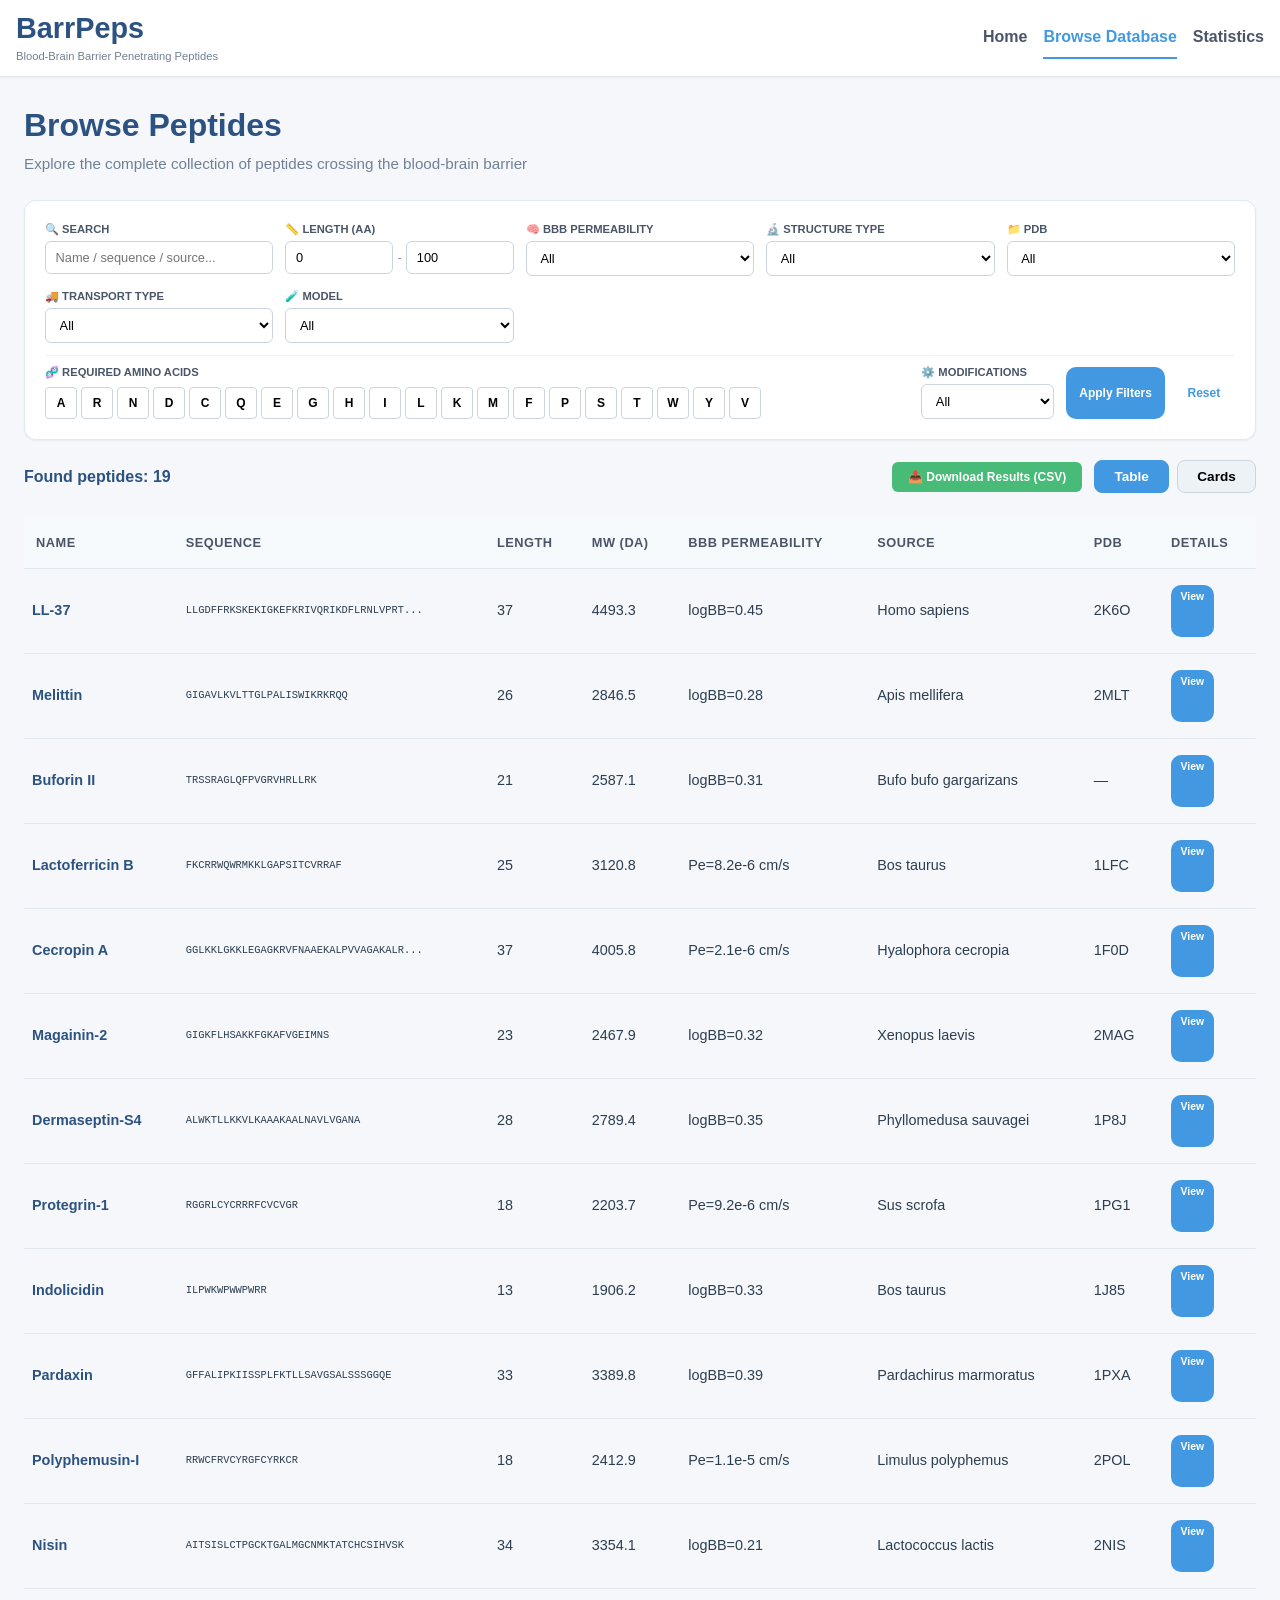
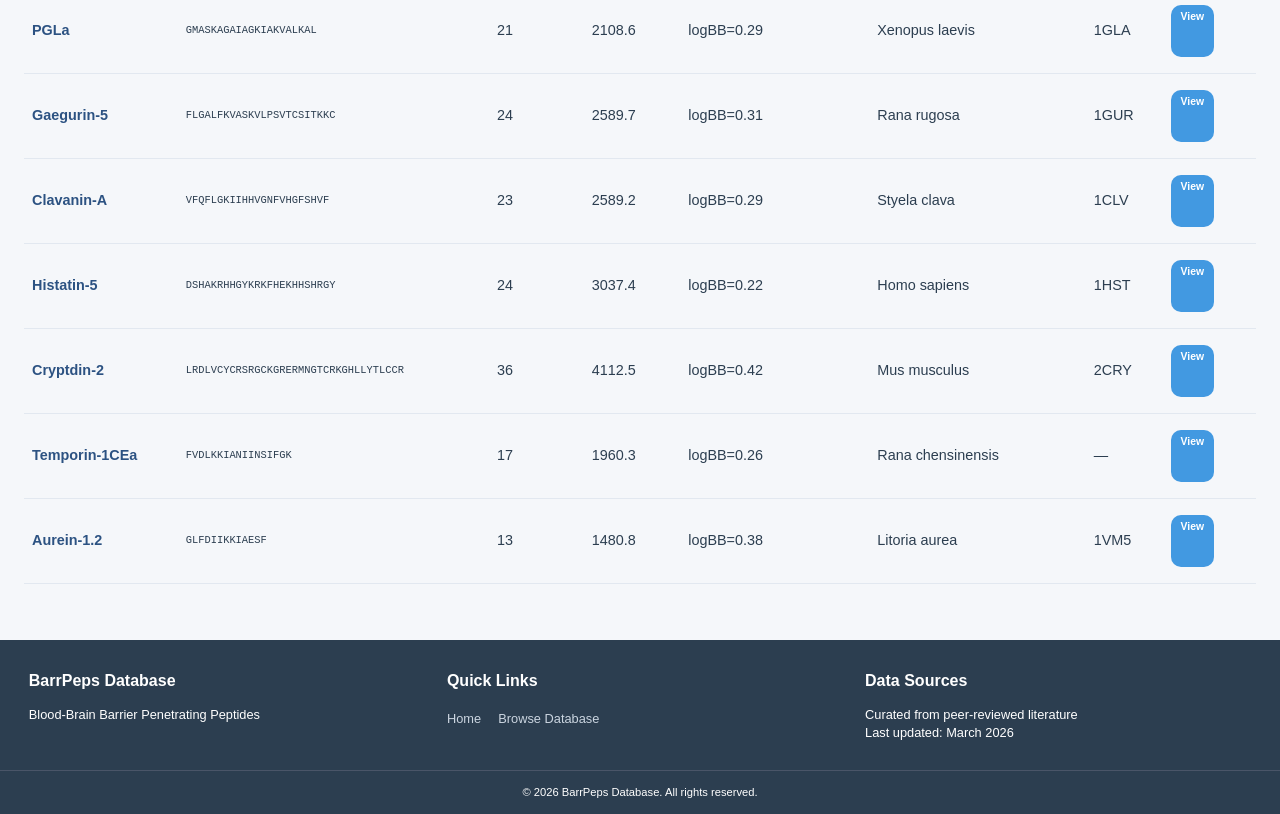
<file: browse.html>
<!DOCTYPE html>
<html lang="en">
<head>
    <meta charset="UTF-8">
    <meta name="viewport" content="width=device-width, initial-scale=1.0, viewport-fit=cover">
    <title>Browse Peptides - BarrPeps Database</title>
    <link rel="stylesheet" href="style.css">
    <style>
        /* Compact Filters Panel */
        .filters-panel {
            background: white;
            border-radius: 12px;
            padding: 1rem;
            margin-bottom: 1.25rem;
            box-shadow: 0 1px 2px rgba(0,0,0,0.05);
            border: 1px solid #e2e8f0;
        }
        
        .filters-grid {
            display: grid;
            grid-template-columns: repeat(auto-fit, minmax(200px, 1fr));
            gap: 0.75rem;
            margin-bottom: 0.75rem;
        }
        
        .filter-field {
            display: flex;
            flex-direction: column;
        }
        
        .filter-field label {
            font-size: 0.65rem;
            font-weight: 700;
            color: #4a5568;
            text-transform: uppercase;
            margin-bottom: 0.2rem;
        }
        
        .filter-field input, .filter-field select {
            padding: 0.4rem 0.5rem;
            border: 1px solid #cbd5e0;
            border-radius: 6px;
            font-size: 0.75rem;
            background: white;
        }
        
        .range-group {
            display: flex;
            gap: 0.3rem;
            align-items: center;
        }
        
        .range-group input {
            width: 100%;
        }
        
        .range-group span {
            font-size: 0.7rem;
            color: #718096;
        }
        
        .aa-compact {
            display: flex;
            flex-wrap: wrap;
            gap: 0.25rem;
            margin-top: 0.2rem;
        }
        
        .aa-btn-compact {
            width: 28px;
            height: 28px;
            border-radius: 4px;
            border: 1px solid #cbd5e0;
            background: white;
            cursor: pointer;
            font-weight: 600;
            font-size: 0.7rem;
            transition: all 0.2s;
        }
        
        .aa-btn-compact.selected {
            background: #4299e1;
            color: white;
            border-color: #4299e1;
        }
        
        .filter-row {
            display: flex;
            flex-wrap: wrap;
            gap: 0.75rem;
            align-items: flex-end;
            margin-top: 0.5rem;
            padding-top: 0.5rem;
            border-top: 1px solid #edf2f7;
        }
        
        .filter-actions {
            display: flex;
            gap: 0.5rem;
            flex-wrap: wrap;
        }
        
        .results-actions {
            display: flex;
            gap: 0.75rem;
            align-items: center;
        }
        
        .download-btn {
            background: #48bb78;
            color: white;
            border: none;
            padding: 0.4rem 0.8rem;
            border-radius: 6px;
            font-size: 0.7rem;
            font-weight: 600;
            cursor: pointer;
            transition: all 0.2s;
        }
        
        .download-btn:hover {
            background: #38a169;
        }
        
        @media (min-width: 768px) {
            .filters-panel {
                padding: 1.25rem;
            }
            
            .filter-field label {
                font-size: 0.7rem;
            }
            
            .filter-field input, .filter-field select {
                padding: 0.5rem 0.6rem;
                font-size: 0.8rem;
            }
            
            .aa-btn-compact {
                width: 32px;
                height: 32px;
                font-size: 0.75rem;
            }
            
            .download-btn {
                padding: 0.5rem 1rem;
                font-size: 0.75rem;
            }
        }
    </style>
</head>
<body>
    <nav class="navbar">
        <div class="nav-container">
            <a href="index.html" class="nav-brand" style="text-decoration: none;">
                <h1>BarrPeps</h1>
                <p>Blood-Brain Barrier Penetrating Peptides</p>
            </a>
            <div class="nav-links">
                <a href="index.html">Home</a>
                <a href="browse.html" class="active">Browse Database</a>
                <a href="#" onclick="showUnderConstruction()">Statistics</a>
            </div>
        </div>
    </nav>

    <main>
        <div class="page-header">
            <h1>Browse Peptides</h1>
            <p>Explore the complete collection of peptides crossing the blood-brain barrier</p>
        </div>

        <div class="filters-panel">
            <div class="filters-grid">
                <div class="filter-field">
                    <label>🔍 Search</label>
                    <input type="text" id="searchInput" placeholder="Name / sequence / source...">
                </div>
                
                <div class="filter-field">
                    <label>📏 Length (aa)</label>
                    <div class="range-group">
                        <input type="number" id="lengthMin" placeholder="Min" value="0" style="width:100%">
                        <span>-</span>
                        <input type="number" id="lengthMax" placeholder="Max" value="100" style="width:100%">
                    </div>
                </div>
                
                <div class="filter-field">
                    <label>🧠 BBB Permeability</label>
                    <select id="activityFilter">
                        <option value="all">All</option>
                        <option value="high">High (logBB > 0.3)</option>
                        <option value="medium">Medium (logBB 0-0.3)</option>
                        <option value="low">Low (logBB < 0)</option>
                    </select>
                </div>
                
                <div class="filter-field">
                    <label>🔬 Structure Type</label>
                    <select id="structureFilter">
                        <option value="all">All</option>
                        <option value="alpha-helix">Alpha-helix</option>
                        <option value="beta-sheet">Beta-sheet</option>
                        <option value="random-coil">Random coil</option>
                        <option value="extended">Extended</option>
                        <option value="lantibiotic">Lantibiotic</option>
                    </select>
                </div>
                
                <div class="filter-field">
                    <label>📁 PDB</label>
                    <select id="pdbFilter">
                        <option value="all">All</option>
                        <option value="yes">Has PDB</option>
                        <option value="no">No PDB</option>
                    </select>
                </div>
                
                <div class="filter-field">
                    <label>🚚 Transport Type</label>
                    <select id="transportFilter">
                        <option value="all">All</option>
                        <option value="penetration">Direct Penetration (CPP)</option>
                        <option value="lipid">Lipid Bilayer (Liposomal)</option>
                        <option value="endosomal">Endosomal Pathway</option>
                        <option value="carrier">Solute Carriers</option>
                        <option value="receptor">Receptor-mediated</option>
                        <option value="passive">Passive Diffusion</option>
                    </select>
                </div>
                
                <div class="filter-field">
                    <label>🧪 Model</label>
                    <select id="modelFilter">
                        <option value="all">All</option>
                        <option value="in vitro">In vitro</option>
                        <option value="in vivo">In vivo</option>
                        <option value="in silico">In silico</option>
                    </select>
                </div>
            </div>
            
            <div class="filter-row">
                <div class="filter-field" style="flex:2">
                    <label>🧬 Required Amino Acids</label>
                    <div class="aa-compact" id="aaSelector">
                        <button type="button" class="aa-btn-compact" data-aa="A">A</button>
                        <button type="button" class="aa-btn-compact" data-aa="R">R</button>
                        <button type="button" class="aa-btn-compact" data-aa="N">N</button>
                        <button type="button" class="aa-btn-compact" data-aa="D">D</button>
                        <button type="button" class="aa-btn-compact" data-aa="C">C</button>
                        <button type="button" class="aa-btn-compact" data-aa="Q">Q</button>
                        <button type="button" class="aa-btn-compact" data-aa="E">E</button>
                        <button type="button" class="aa-btn-compact" data-aa="G">G</button>
                        <button type="button" class="aa-btn-compact" data-aa="H">H</button>
                        <button type="button" class="aa-btn-compact" data-aa="I">I</button>
                        <button type="button" class="aa-btn-compact" data-aa="L">L</button>
                        <button type="button" class="aa-btn-compact" data-aa="K">K</button>
                        <button type="button" class="aa-btn-compact" data-aa="M">M</button>
                        <button type="button" class="aa-btn-compact" data-aa="F">F</button>
                        <button type="button" class="aa-btn-compact" data-aa="P">P</button>
                        <button type="button" class="aa-btn-compact" data-aa="S">S</button>
                        <button type="button" class="aa-btn-compact" data-aa="T">T</button>
                        <button type="button" class="aa-btn-compact" data-aa="W">W</button>
                        <button type="button" class="aa-btn-compact" data-aa="Y">Y</button>
                        <button type="button" class="aa-btn-compact" data-aa="V">V</button>
                    </div>
                </div>
                
                <div class="filter-field">
                    <label>⚙️ Modifications</label>
                    <select id="modFilter">
                        <option value="all">All</option>
                        <option value="amidation">Amidation</option>
                        <option value="acylation">Acylation</option>
                        <option value="cyclization">Cyclization</option>
                        <option value="glycosylation">Glycosylation</option>
                        <option value="phosphorylation">Phosphorylation</option>
                    </select>
                </div>
                
                <div class="filter-actions">
                    <button class="btn-primary" onclick="applyAllFilters()" style="padding: 0.4rem 0.8rem; font-size: 0.75rem;">Apply Filters</button>
                    <button class="btn-secondary" onclick="resetAllFilters()" style="padding: 0.4rem 0.8rem; font-size: 0.75rem;">Reset</button>
                </div>
            </div>
        </div>

        <div class="results-header">
            <div class="results-count" id="resultsCount">Found peptides: 0</div>
            <div class="results-actions">
                <button class="download-btn" onclick="downloadResults()">📥 Download Results (CSV)</button>
                <div class="view-toggle">
                    <button class="toggle-btn active" onclick="setView('table')">Table</button>
                    <button class="toggle-btn" onclick="setView('card')">Cards</button>
                </div>
            </div>
        </div>

        <div id="resultsContainer">
            <div class="loading">
                <div class="spinner"></div>
                Loading data...
            </div>
        </div>
    </main>

    <footer>
        <div class="footer-content">
            <div class="footer-section">
                <h3>BarrPeps Database</h3>
                <p>Blood-Brain Barrier Penetrating Peptides</p>
            </div>
            <div class="footer-section">
                <h3>Quick Links</h3>
                <a href="index.html">Home</a>
                <a href="browse.html">Browse Database</a>
            </div>
            <div class="footer-section">
                <h3>Data Sources</h3>
                <p>Curated from peer-reviewed literature</p>
                <p>Last updated: March 2026</p>
            </div>
        </div>
        <div class="footer-bottom">
            <p>&copy; 2026 BarrPeps Database. All rights reserved.</p>
        </div>
    </footer>

    <div id="underConstructionModal" class="modal" style="display: none;">
        <div class="modal-content">
            <div class="modal-header">
                <h2>Under Construction</h2>
                <span class="close" onclick="closeModal()">&times;</span>
            </div>
            <div class="modal-body">
                <p>This section is currently under development. Please check back soon for detailed statistics and analysis.</p>
                <button onclick="closeModal()" class="btn-primary" style="margin-top: 1rem;">Close</button>
            </div>
        </div>
    </div>

    <script src="script.js"></script>
</body>
</html>
</file>
<file: style.css>
/* style.css - Optimized for BarrPeps Database */

* {
    margin: 0;
    padding: 0;
    box-sizing: border-box;
}

body {
    font-family: -apple-system, BlinkMacSystemFont, 'Segoe UI', Roboto, 'Helvetica Neue', Arial, sans-serif;
    background: #f5f7fa;
    color: #2c3e50;
    line-height: 1.5;
    -webkit-font-smoothing: antialiased;
}

/* Navigation */
.navbar {
    background: #ffffff;
    box-shadow: 0 1px 2px rgba(0,0,0,0.05);
    border-bottom: 1px solid #e2e8f0;
    position: sticky;
    top: 0;
    z-index: 100;
}

.nav-container {
    max-width: 1400px;
    margin: 0 auto;
    padding: 0.7rem 1rem;
    display: flex;
    justify-content: space-between;
    align-items: center;
    gap: 0.75rem;
}

.nav-brand {
    cursor: pointer;
}

.nav-brand h1 {
    color: #2c5282;
    font-size: 1.3rem;
    font-weight: 700;
    line-height: 1.2;
}

.nav-brand p {
    font-size: 0.55rem;
    color: #718096;
    margin-top: 0.15rem;
}

.nav-links {
    display: flex;
    gap: 1rem;
}

.nav-links a {
    text-decoration: none;
    color: #4a5568;
    font-weight: 600;
    font-size: 0.85rem;
    padding: 0.4rem 0;
    cursor: pointer;
    transition: color 0.2s;
}

.nav-links a:hover {
    color: #4299e1;
}

.nav-links a.active {
    color: #4299e1;
    border-bottom: 2px solid #4299e1;
}

/* Main Content */
main {
    max-width: 1400px;
    margin: 0 auto;
    padding: 0.8rem;
    min-height: calc(100vh - 280px);
}

/* Hero Section */
.hero {
    background: linear-gradient(135deg, #667eea 0%, #764ba2 100%);
    border-radius: 16px;
    padding: 1.5rem 1rem;
    margin-bottom: 1.5rem;
    text-align: center;
}

.hero h1 {
    font-size: 1.8rem;
    margin-bottom: 0.5rem;
    color: white;
    font-weight: 700;
}

.hero .tagline {
    font-size: 0.9rem;
    margin-bottom: 1.25rem;
    opacity: 0.95;
    color: white;
    line-height: 1.4;
}

.hero-buttons {
    display: flex;
    gap: 0.75rem;
    justify-content: center;
    flex-wrap: wrap;
}

/* Buttons */
.btn-primary, .btn-secondary {
    display: inline-block;
    padding: 0.6rem 1.2rem;
    border-radius: 8px;
    text-decoration: none;
    font-weight: 600;
    font-size: 0.85rem;
    transition: all 0.2s;
    cursor: pointer;
    border: none;
    text-align: center;
    min-height: 42px;
}

.btn-primary {
    background: #4299e1;
    color: white;
}

.btn-primary:active {
    background: #3182ce;
    transform: scale(0.98);
}

.btn-secondary {
    background: white;
    color: #4299e1;
    border: 2px solid white;
}

.btn-secondary:active {
    background: rgba(255,255,255,0.9);
    transform: scale(0.98);
}

/* Statistics Section */
.stats-section, .about-section, .featured-section {
    margin-bottom: 1.5rem;
}

.stats-section h2, .about-section h2, .featured-section h2 {
    font-size: 1.3rem;
    margin-bottom: 1rem;
    color: #2c5282;
    font-weight: 600;
}

.stats-grid {
    display: grid;
    grid-template-columns: repeat(1, 1fr);
    gap: 1rem;
}

.stat-card {
    background: white;
    padding: 1rem;
    border-radius: 12px;
    text-align: center;
    box-shadow: 0 1px 2px rgba(0,0,0,0.05);
    border: 1px solid #e2e8f0;
}

.stat-number {
    font-size: 2.2rem;
    font-weight: bold;
    color: #4299e1;
    margin-bottom: 0.25rem;
}

.stat-label {
    color: #718096;
    font-size: 0.7rem;
    text-transform: uppercase;
    letter-spacing: 0.5px;
    font-weight: 600;
}

/* About Section */
.about-content {
    background: white;
    padding: 1rem;
    border-radius: 12px;
    border: 1px solid #e2e8f0;
}

.about-text p {
    font-size: 0.85rem;
    margin-bottom: 0.5rem;
    line-height: 1.5;
}

/* Peptide Grid */
.peptide-grid {
    display: grid;
    grid-template-columns: 1fr;
    gap: 1rem;
    margin-bottom: 1.5rem;
}

.peptide-card {
    background: white;
    border: 1px solid #e2e8f0;
    border-radius: 12px;
    padding: 1rem;
    text-decoration: none;
    color: inherit;
    display: block;
    transition: all 0.2s;
}

.peptide-card:active {
    background: #f7fafc;
    transform: scale(0.99);
}

.card-header {
    border-bottom: 2px solid #4299e1;
    padding-bottom: 0.5rem;
    margin-bottom: 0.75rem;
}

.card-header h3 {
    color: #2c5282;
    font-size: 1rem;
    font-weight: 700;
    word-break: break-word;
}

.card-content {
    font-size: 0.8rem;
}

.card-row {
    margin-bottom: 0.4rem;
    display: flex;
    flex-wrap: wrap;
    gap: 0.25rem;
}

.card-label {
    font-weight: 700;
    min-width: 85px;
    color: #718096;
    font-size: 0.65rem;
    text-transform: uppercase;
    letter-spacing: 0.3px;
}

.card-value {
    flex: 1;
    color: #2d3748;
    word-break: break-word;
    font-size: 0.75rem;
}

/* Search Panel */
.search-panel {
    background: white;
    border-radius: 12px;
    padding: 1rem;
    margin-bottom: 1.25rem;
    box-shadow: 0 1px 2px rgba(0,0,0,0.05);
    border: 1px solid #e2e8f0;
}

.search-row {
    display: flex;
    flex-direction: column;
    gap: 0.75rem;
}

.search-group {
    width: 100%;
}

.search-group label {
    display: block;
    margin-bottom: 0.3rem;
    font-weight: 700;
    color: #4a5568;
    font-size: 0.7rem;
    text-transform: uppercase;
    letter-spacing: 0.3px;
}

.search-group input, .search-group select {
    width: 100%;
    padding: 0.6rem;
    border: 1px solid #cbd5e0;
    border-radius: 8px;
    font-size: 0.85rem;
    font-family: inherit;
    background: white;
}

.search-group input:focus, .search-group select:focus {
    outline: none;
    border-color: #4299e1;
    box-shadow: 0 0 0 2px rgba(66, 153, 225, 0.1);
}

.search-buttons {
    display: flex;
    gap: 0.75rem;
    margin-top: 0.25rem;
}

/* Results Header */
.results-header {
    display: flex;
    justify-content: space-between;
    align-items: center;
    margin-bottom: 1rem;
    gap: 0.75rem;
    flex-wrap: wrap;
}

.results-count {
    font-size: 0.85rem;
    font-weight: 700;
    color: #2c5282;
}

.view-toggle {
    display: flex;
    gap: 0.5rem;
}

.toggle-btn {
    padding: 0.4rem 1rem;
    background: #edf2f7;
    border: 1px solid #cbd5e0;
    border-radius: 6px;
    cursor: pointer;
    font-size: 0.75rem;
    font-weight: 600;
    transition: all 0.2s;
}

.toggle-btn.active {
    background: #4299e1;
    color: white;
    border-color: #4299e1;
}

/* Table View */
.table-view {
    overflow-x: auto;
    margin: 0 -0.5rem;
    padding: 0 0.5rem;
}

table {
    width: 100%;
    min-width: 650px;
    border-collapse: collapse;
    font-size: 0.75rem;
}

th, td {
    padding: 0.7rem 0.5rem;
    text-align: left;
    border-bottom: 1px solid #e2e8f0;
}

th {
    background: #f7fafc;
    font-weight: 700;
    color: #4a5568;
    font-size: 0.7rem;
    text-transform: uppercase;
    letter-spacing: 0.5px;
    cursor: pointer;
    white-space: nowrap;
}

th:hover {
    background: #edf2f7;
}

td {
    word-break: break-word;
}

/* Badges */
.badge {
    display: inline-block;
    padding: 0.2rem 0.5rem;
    border-radius: 4px;
    font-size: 0.65rem;
    font-weight: 700;
    white-space: nowrap;
}

.activity-high {
    background: #c6f6d5;
    color: #22543d;
}

.activity-medium {
    background: #feebc8;
    color: #7b341e;
}

.activity-low {
    background: #fed7d7;
    color: #742a2a;
}

/* Structure Viewer */
.structure-viewer {
    background: #f7fafc;
    border-radius: 12px;
    padding: 0.8rem;
    margin-bottom: 1.25rem;
}

.structure-viewer h3 {
    font-size: 0.9rem;
    margin-bottom: 0.6rem;
    color: #2c5282;
}

.structure-container {
    position: relative;
    width: 100%;
    height: 260px;
    background: #ffffff;
    border: 1px solid #e2e8f0;
    border-radius: 8px;
    overflow: hidden;
}

.structure-controls {
    display: flex;
    gap: 0.5rem;
    margin-top: 0.6rem;
    justify-content: center;
    flex-wrap: wrap;
}

.structure-controls button {
    padding: 0.35rem 0.7rem;
    background: #4299e1;
    color: white;
    border: none;
    border-radius: 6px;
    cursor: pointer;
    font-size: 0.7rem;
    font-weight: 500;
    min-height: 32px;
}

.structure-controls button:active {
    background: #3182ce;
    transform: scale(0.97);
}

.structure-controls button.active {
    background: #2c5282;
}

.structure-controls button[onclick*="rotatePDB"] {
    display: none;
}

.structure-legend {
    display: flex;
    gap: 1rem;
    margin-top: 0.6rem;
    justify-content: center;
    flex-wrap: wrap;
    font-size: 0.65rem;
}

.legend-item {
    display: flex;
    align-items: center;
    gap: 0.35rem;
}

.legend-color {
    width: 14px;
    height: 14px;
    border-radius: 50%;
}

.legend-color.carbon {
    background: #808080;
}

.legend-color.oxygen {
    background: #ff3333;
}

.legend-color.nitrogen {
    background: #3333ff;
}

.legend-color.sulfur {
    background: #ffcc00;
}

.legend-color.hydrogen {
    background: #ffffff;
    border: 1px solid #cbd5e0;
}

.legend-color.disulfide {
    background: #ffaa00;
    border: 1px solid #cc8800;
}

.no-structure {
    text-align: center;
    padding: 1.5rem;
    color: #718096;
    font-size: 0.8rem;
}

.pdb-info {
    background: #ebf8ff;
    padding: 0.4rem;
    border-radius: 6px;
    margin-top: 0.5rem;
    font-size: 0.65rem;
    text-align: center;
}

.pdb-info a {
    color: #4299e1;
    text-decoration: none;
    font-weight: 600;
}

.smiles-container {
    background: #fef5e7;
    padding: 0.5rem;
    border-radius: 6px;
    margin-top: 0.25rem;
}

/* Peptide Detail Page */
.peptide-detail-container {
    background: white;
    border-radius: 12px;
    padding: 1rem;
    border: 1px solid #e2e8f0;
}

.detail-section {
    margin-bottom: 1.25rem;
    padding: 0.8rem;
    background: #f7fafc;
    border-radius: 10px;
    border-left: 3px solid #4299e1;
}

.detail-section h3 {
    color: #2c5282;
    margin-bottom: 0.75rem;
    font-size: 1rem;
    font-weight: 700;
}

.detail-row {
    margin-bottom: 0.6rem;
    display: flex;
    flex-direction: column;
    gap: 0.25rem;
}

.detail-label {
    font-weight: 700;
    color: #4a5568;
    font-size: 0.7rem;
    text-transform: uppercase;
    letter-spacing: 0.5px;
}

.detail-value {
    color: #2d3748;
    word-break: break-word;
    font-size: 0.85rem;
    line-height: 1.4;
}

.detail-value a {
    color: #4299e1;
    text-decoration: none;
}

/* Modal */
.modal {
    display: none;
    position: fixed;
    top: 0;
    left: 0;
    width: 100%;
    height: 100%;
    background: rgba(0,0,0,0.5);
    z-index: 1000;
    align-items: center;
    justify-content: center;
}

.modal-content {
    background: white;
    max-width: 400px;
    margin: 2rem auto;
    padding: 1.5rem;
    border-radius: 12px;
    text-align: center;
}

.modal-header {
    display: flex;
    justify-content: space-between;
    align-items: center;
    margin-bottom: 0.8rem;
    border-bottom: 2px solid #4299e1;
    padding-bottom: 0.5rem;
}

.modal-header h2 {
    color: #2c5282;
    font-size: 1.2rem;
}

.close {
    font-size: 1.5rem;
    cursor: pointer;
    color: #a0aec0;
}

.close:hover {
    color: #4a5568;
}

.modal-body p {
    font-size: 0.85rem;
    color: #4a5568;
    line-height: 1.5;
}

/* Style for clickable peptide name in table */
.peptide-name-link {
    text-decoration: none;
    color: #2c5282;
    font-weight: bold;
    display: inline-block;
    padding: 0.2rem 0;
    border-bottom: 1px solid transparent;
    transition: border-color 0.2s;
}

.peptide-name-link:hover {
    border-bottom-color: #4299e1;
}

.peptide-name-link:active {
    color: #1a365d;
}

/* Loading & Error */
.loading, .error-message {
    text-align: center;
    padding: 2rem;
    color: #718096;
    font-size: 0.85rem;
}

.spinner {
    border: 3px solid #edf2f7;
    border-top: 3px solid #4299e1;
    border-radius: 50%;
    width: 40px;
    height: 40px;
    animation: spin 1s linear infinite;
    margin: 0 auto 0.8rem;
}

.error-message {
    background: #fed7d7;
    color: #742a2a;
    border-radius: 10px;
    padding: 1.2rem;
}

.text-center {
    text-align: center;
}

.page-header {
    margin-bottom: 1.25rem;
}

.page-header h1 {
    color: #2c5282;
    font-size: 1.5rem;
    margin-bottom: 0.25rem;
    font-weight: 700;
}

.page-header p {
    font-size: 0.8rem;
    color: #718096;
}

/* Footer */
footer {
    background: #2c3e50;
    color: white;
    margin-top: 2rem;
}

.footer-content {
    max-width: 1400px;
    margin: 0 auto;
    padding: 1.2rem 1rem;
    display: grid;
    grid-template-columns: 1fr;
    gap: 1.2rem;
}

.footer-section h3 {
    margin-bottom: 0.6rem;
    font-size: 0.85rem;
    font-weight: 700;
}

.footer-section p, .footer-section a {
    font-size: 0.7rem;
    line-height: 1.4;
}

.footer-section a {
    display: inline-block;
    color: #cbd5e0;
    text-decoration: none;
    margin-right: 0.8rem;
    margin-bottom: 0.4rem;
    cursor: pointer;
}

.footer-section a:hover {
    color: white;
}

.footer-bottom {
    text-align: center;
    padding: 0.7rem;
    border-top: 1px solid #4a5568;
    font-size: 0.6rem;
}

/* Animations */
@keyframes spin {
    0% { transform: rotate(0deg); }
    100% { transform: rotate(360deg); }
}

/* ============================================ */
/* DESKTOP STYLES - LARGER ELEMENTS */
/* ============================================ */

/* Tablet Styles (640px and up) */
@media (min-width: 640px) {
    .stats-grid {
        max-width: 300px;
        margin: 0 auto;
    }
    
    .peptide-grid {
        grid-template-columns: repeat(2, 1fr);
        gap: 1.25rem;
    }
    
    .structure-container {
        height: 280px;
    }
}

/* Desktop Styles (768px and up) - INCREASED SIZES */
@media (min-width: 768px) {
    body {
        font-size: 1rem;
    }
    
    main {
        padding: 1.5rem;
    }
    
    /* Larger header for desktop */
    .nav-brand h1 {
        font-size: 1.8rem;
    }
    
    .nav-brand p {
        font-size: 0.7rem;
    }
    
    .nav-links a {
        font-size: 1rem;
        padding: 0.5rem 0;
    }
    
    .hero {
        padding: 2.5rem 2rem;
        margin-bottom: 2.5rem;
        border-radius: 20px;
    }
    
    .hero h1 {
        font-size: 2.8rem;
        margin-bottom: 0.75rem;
    }
    
    .hero .tagline {
        font-size: 1.2rem;
        margin-bottom: 1.75rem;
    }
    
    .hero-buttons {
        gap: 1rem;
    }
    
    .btn-primary, .btn-secondary {
        padding: 0.9rem 2rem;
        font-size: 1rem;
        border-radius: 10px;
        min-height: 52px;
    }
    
    .stats-section h2, .about-section h2, .featured-section h2 {
        font-size: 1.8rem;
        margin-bottom: 1.5rem;
    }
    
    .stat-card {
        padding: 1.5rem;
        border-radius: 16px;
    }
    
    .stat-number {
        font-size: 3rem;
    }
    
    .stat-label {
        font-size: 0.85rem;
    }
    
    .about-content {
        padding: 1.5rem;
        border-radius: 16px;
    }
    
    .about-text p {
        font-size: 1rem;
        line-height: 1.6;
    }
    
    .peptide-grid {
        gap: 1.5rem;
    }
    
    .peptide-card {
        padding: 1.25rem;
        border-radius: 16px;
    }
    
    .card-header h3 {
        font-size: 1.2rem;
    }
    
    .card-content {
        font-size: 0.9rem;
    }
    
    .card-label {
        min-width: 100px;
        font-size: 0.75rem;
    }
    
    .card-value {
        font-size: 0.85rem;
    }
    
    .search-panel {
        padding: 1.5rem;
        border-radius: 16px;
        margin-bottom: 1.5rem;
    }
    
    .search-row {
        flex-direction: row;
        align-items: flex-end;
        gap: 1rem;
    }
    
    .search-group {
        flex: 1;
    }
    
    .search-group label {
        font-size: 0.8rem;
        margin-bottom: 0.4rem;
    }
    
    .search-group input, .search-group select {
        padding: 0.75rem;
        font-size: 0.95rem;
        border-radius: 10px;
    }
    
    .search-buttons {
        margin-top: 0;
        gap: 1rem;
    }
    
    .results-header {
        margin-bottom: 1.5rem;
    }
    
    .results-count {
        font-size: 1rem;
    }
    
    .toggle-btn {
        padding: 0.5rem 1.2rem;
        font-size: 0.85rem;
        border-radius: 8px;
    }
    
    table {
        font-size: 0.9rem;
        min-width: 800px;
    }
    
    th, td {
        padding: 1rem 0.75rem;
    }
    
    th {
        font-size: 0.8rem;
    }
    
    .badge {
        padding: 0.3rem 0.7rem;
        font-size: 0.75rem;
    }
    
    .structure-viewer {
        padding: 1rem;
        margin-bottom: 1.5rem;
    }
    
    .structure-viewer h3 {
        font-size: 1rem;
        margin-bottom: 0.75rem;
    }
    
    .structure-container {
        height: 320px;
        border-radius: 10px;
    }
    
    .structure-controls button {
        padding: 0.5rem 1rem;
        font-size: 0.8rem;
        min-height: 38px;
        border-radius: 8px;
    }
    
    .structure-legend {
        font-size: 0.75rem;
        gap: 1.2rem;
    }
    
    .legend-color {
        width: 16px;
        height: 16px;
    }
    
    .peptide-detail-container {
        padding: 1.5rem;
        border-radius: 16px;
    }
    
    .detail-section {
        padding: 1rem;
        margin-bottom: 1.5rem;
        border-radius: 12px;
        border-left-width: 4px;
    }
    
    .detail-section h3 {
        font-size: 1.2rem;
        margin-bottom: 1rem;
    }
    
    .detail-row {
        flex-direction: row;
        gap: 1rem;
        margin-bottom: 0.75rem;
    }
    
    .detail-label {
        width: 160px;
        flex-shrink: 0;
        font-size: 0.8rem;
    }
    
    .detail-value {
        font-size: 1rem;
    }
    
    /* Larger sequence font for desktop */
    .detail-value[style*="font-family: monospace"] {
        font-size: 0.9rem !important;
    }
    
    .page-header {
        margin-bottom: 1.5rem;
    }
    
    .page-header h1 {
        font-size: 2rem;
    }
    
    .page-header p {
        font-size: 0.95rem;
    }
    
    .footer-content {
        grid-template-columns: repeat(3, 1fr);
        padding: 1.8rem;
        gap: 2rem;
    }
    
    .footer-section h3 {
        font-size: 1rem;
        margin-bottom: 0.8rem;
    }
    
    .footer-section p, .footer-section a {
        font-size: 0.8rem;
    }
    
    .footer-bottom {
        padding: 0.8rem;
        font-size: 0.7rem;
    }
}

/* Large Desktop Styles (1024px and up) */
@media (min-width: 1024px) {
    .hero {
        padding: 3rem 2rem;
    }
    
    .hero h1 {
        font-size: 3.2rem;
    }
    
    .hero .tagline {
        font-size: 1.3rem;
    }
    
    .peptide-grid {
        grid-template-columns: repeat(3, 1fr);
        gap: 1.75rem;
    }
    
    .stat-number {
        font-size: 3.5rem;
    }
    
    .structure-container {
        height: 340px;
    }
    
    .detail-label {
        width: 180px;
    }
    
    .detail-value[style*="font-family: monospace"] {
        font-size: 1rem !important;
    }
}

/* Extra Large Desktop Styles (1280px and up) */
@media (min-width: 1280px) {
    .peptide-grid {
        grid-template-columns: repeat(4, 1fr);
        gap: 2rem;
    }
    
    .hero h1 {
        font-size: 3.5rem;
    }
    
    .hero .tagline {
        font-size: 1.4rem;
    }
    
    .structure-container {
        height: 360px;
    }
    
    .detail-label {
        width: 200px;
    }
    
    .detail-value[style*="font-family: monospace"] {
        font-size: 1.1rem !important;
    }
}

/* Touch-friendly improvements */
@media (hover: none) and (pointer: coarse) {
    button, 
    .btn-primary, 
    .btn-secondary,
    .toggle-btn,
    .structure-controls button,
    .peptide-card,
    .nav-links a,
    .nav-brand {
        -webkit-tap-highlight-color: transparent;
    }
    
    button:active,
    .btn-primary:active,
    .btn-secondary:active,
    .toggle-btn:active,
    .structure-controls button:active {
        opacity: 0.7;
        transform: scale(0.98);
    }
}

/* Print styles */
@media print {
    .navbar, .search-panel, .view-toggle, .structure-controls, .hero-buttons, footer, .modal {
        display: none;
    }
    
    body {
        background: white;
    }
    
    .peptide-card {
        break-inside: avoid;
    }
}
</file>
